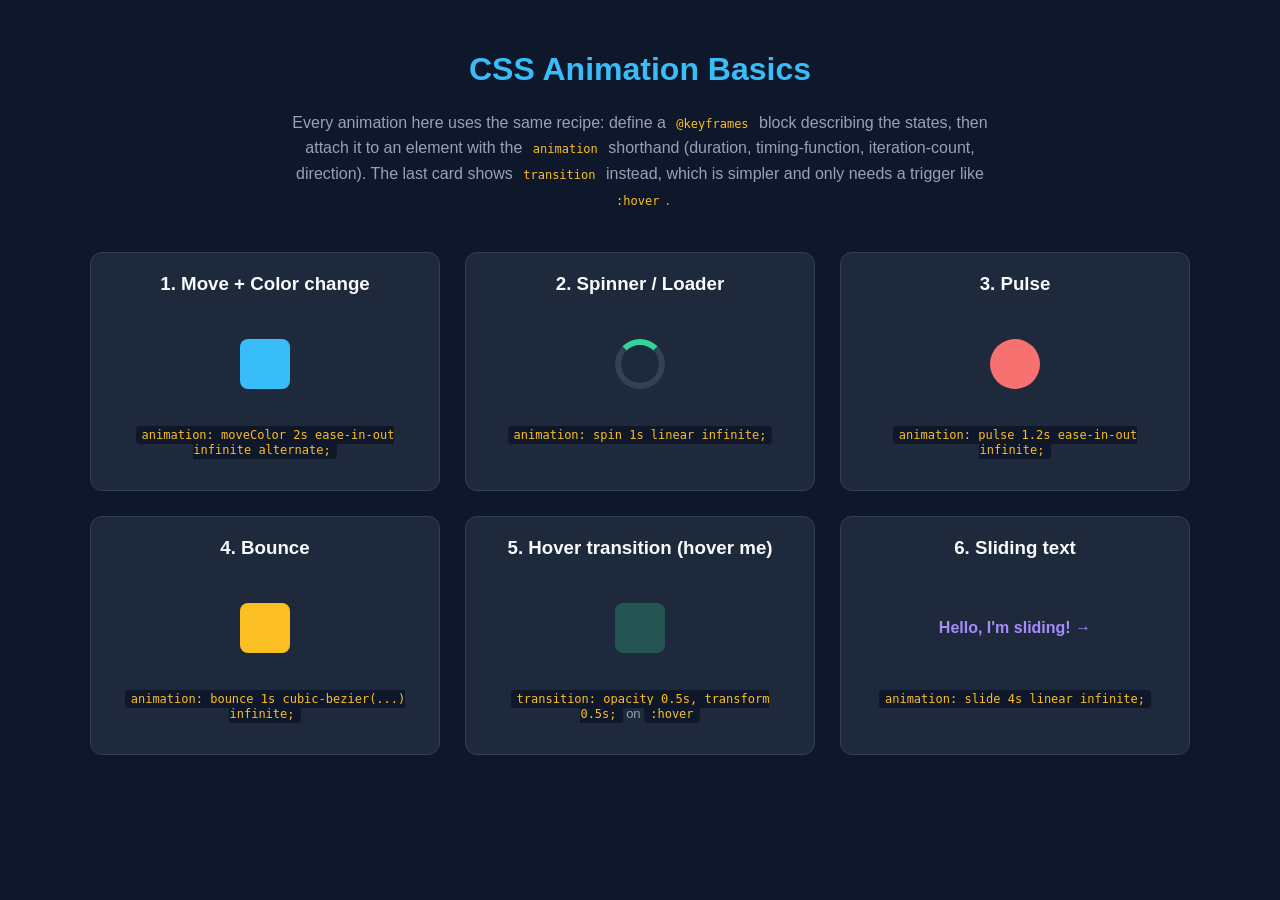
<file: web1/index.html>
<!DOCTYPE html>
<html lang="en">
<head>
<meta charset="UTF-8">
<title>CSS Animation Basics</title>
<style>
  * { box-sizing: border-box; }

  body {
    font-family: 'Segoe UI', Arial, sans-serif;
    background: #0f172a;
    color: #e2e8f0;
    margin: 0;
    padding: 30px;
  }

  h1 {
    text-align: center;
    color: #38bdf8;
  }

  .intro {
    max-width: 700px;
    margin: 0 auto 40px;
    text-align: center;
    color: #94a3b8;
    line-height: 1.6;
  }

  .grid {
    display: grid;
    grid-template-columns: repeat(auto-fit, minmax(280px, 1fr));
    gap: 25px;
    max-width: 1100px;
    margin: 0 auto;
  }

  .card {
    background: #1e293b;
    border-radius: 12px;
    padding: 20px;
    text-align: center;
    border: 1px solid #334155;
  }

  .card h3 {
    margin-top: 0;
    color: #f8fafc;
  }

  .card p {
    font-size: 13px;
    color: #94a3b8;
  }

  .stage {
    height: 100px;
    display: flex;
    align-items: center;
    justify-content: center;
    position: relative;
    overflow: hidden;
  }

  code {
    background: #0f172a;
    padding: 2px 6px;
    border-radius: 4px;
    color: #fbbf24;
    font-size: 12px;
  }

  /* ---------- 1. Basic keyframe animation (moves + changes color) ---------- */
  .box1 {
    width: 50px;
    height: 50px;
    background: #38bdf8;
    border-radius: 8px;
    animation: moveColor 2s ease-in-out infinite alternate;
  }

  @keyframes moveColor {
    0%   { transform: translateX(-80px); background: #38bdf8; }
    50%  { background: #a78bfa; }
    100% { transform: translateX(80px); background: #f472b6; }
  }

  /* ---------- 2. Rotating loader ---------- */
  .box2 {
    width: 50px;
    height: 50px;
    border: 6px solid #334155;
    border-top-color: #34d399;
    border-radius: 50%;
    animation: spin 1s linear infinite;
  }

  @keyframes spin {
    from { transform: rotate(0deg); }
    to   { transform: rotate(360deg); }
  }

  /* ---------- 3. Pulse / scale ---------- */
  .box3 {
    width: 50px;
    height: 50px;
    background: #f87171;
    border-radius: 50%;
    animation: pulse 1.2s ease-in-out infinite;
  }

  @keyframes pulse {
    0%, 100% { transform: scale(1); opacity: 1; }
    50%      { transform: scale(1.4); opacity: 0.6; }
  }

  /* ---------- 4. Bounce ---------- */
  .box4 {
    width: 50px;
    height: 50px;
    background: #fbbf24;
    border-radius: 8px;
    animation: bounce 1s cubic-bezier(.28,.84,.42,1) infinite;
  }

  @keyframes bounce {
    0%   { transform: translateY(0); }
    50%  { transform: translateY(-40px); }
    100% { transform: translateY(0); }
  }

  /* ---------- 5. Fade in on hover (transition, not keyframes) ---------- */
  .box5 {
    width: 50px;
    height: 50px;
    background: #34d399;
    border-radius: 8px;
    opacity: 0.25;
    transition: opacity 0.5s ease, transform 0.5s ease;
  }
  .card:hover .box5 {
    opacity: 1;
    transform: rotate(180deg);
  }

  /* ---------- 6. Sliding text / marquee ---------- */
  .box6-track {
    position: absolute;
    white-space: nowrap;
    animation: slide 4s linear infinite;
    font-weight: bold;
    color: #a78bfa;
  }

  @keyframes slide {
    from { left: 100%; }
    to   { left: -100%; }
  }
</style>
</head>
<body>

  <h1>CSS Animation Basics</h1>
  <p class="intro">
    Every animation here uses the same recipe: define a
    <code>@keyframes</code> block describing the states, then attach it
    to an element with the <code>animation</code> shorthand
    (duration, timing-function, iteration-count, direction). The last
    card shows <code>transition</code> instead, which is simpler and
    only needs a trigger like <code>:hover</code>.
  </p>

  <div class="grid">

    <div class="card">
      <h3>1. Move + Color change</h3>
      <div class="stage"><div class="box1"></div></div>
      <p><code>animation: moveColor 2s ease-in-out infinite alternate;</code></p>
    </div>

    <div class="card">
      <h3>2. Spinner / Loader</h3>
      <div class="stage"><div class="box2"></div></div>
      <p><code>animation: spin 1s linear infinite;</code></p>
    </div>

    <div class="card">
      <h3>3. Pulse</h3>
      <div class="stage"><div class="box3"></div></div>
      <p><code>animation: pulse 1.2s ease-in-out infinite;</code></p>
    </div>

    <div class="card">
      <h3>4. Bounce</h3>
      <div class="stage"><div class="box4"></div></div>
      <p><code>animation: bounce 1s cubic-bezier(...) infinite;</code></p>
    </div>

    <div class="card">
      <h3>5. Hover transition (hover me)</h3>
      <div class="stage"><div class="box5"></div></div>
      <p><code>transition: opacity 0.5s, transform 0.5s;</code> on <code>:hover</code></p>
    </div>

    <div class="card">
      <h3>6. Sliding text</h3>
      <div class="stage"><div class="box6-track">Hello, I'm sliding! →</div></div>
      <p><code>animation: slide 4s linear infinite;</code></p>
    </div>

  </div>

</body>
</html>
</file>
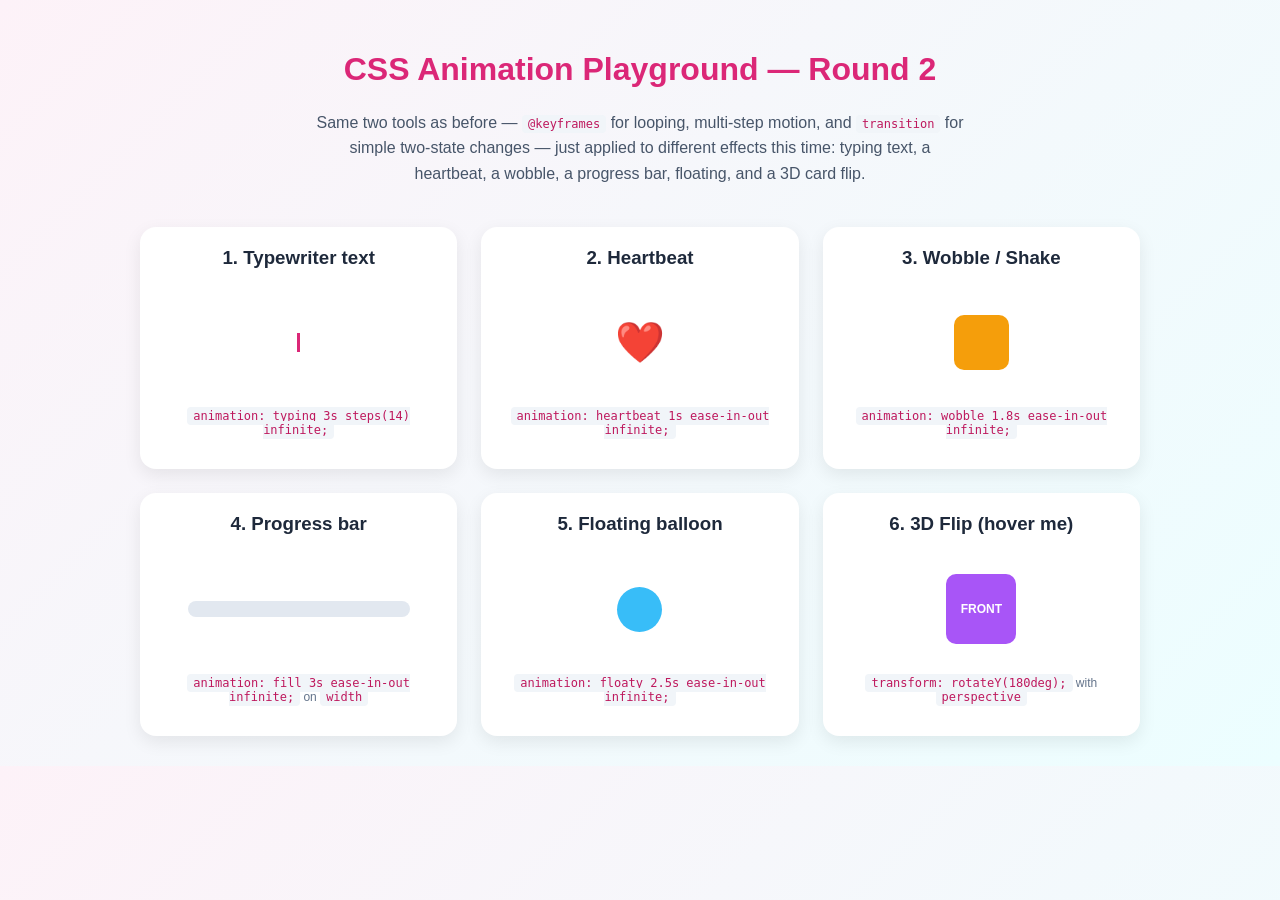
<file: web2/index.html>
<!DOCTYPE html>
<html lang="en">
<head>
<meta charset="UTF-8">
<title>CSS Animations — Playground 2</title>
<style>
  * { box-sizing: border-box; }

  body {
    font-family: 'Trebuchet MS', sans-serif;
    background: linear-gradient(135deg, #fdf2f8, #ecfeff);
    color: #1e293b;
    margin: 0;
    padding: 30px;
  }

  h1 {
    text-align: center;
    color: #db2777;
  }

  .intro {
    max-width: 650px;
    margin: 0 auto 40px;
    text-align: center;
    color: #475569;
    line-height: 1.6;
  }

  .grid {
    display: grid;
    grid-template-columns: repeat(auto-fit, minmax(260px, 1fr));
    gap: 24px;
    max-width: 1000px;
    margin: 0 auto;
  }

  .card {
    background: white;
    border-radius: 16px;
    padding: 20px;
    text-align: center;
    box-shadow: 0 6px 18px rgba(0,0,0,0.08);
  }

  .card h3 { margin-top: 0; }
  .card p { font-size: 12px; color: #64748b; }
  code { background: #f1f5f9; padding: 2px 6px; border-radius: 4px; color: #be185d; font-size: 12px; }

  .stage {
    height: 110px;
    display: flex;
    align-items: center;
    justify-content: center;
    position: relative;
    overflow: hidden;
  }

  /* 1. Typing text effect */
  .typewriter {
    font-family: monospace;
    font-size: 16px;
    border-right: 3px solid #db2777;
    white-space: nowrap;
    overflow: hidden;
    width: 0;
    animation: typing 3s steps(14) infinite, blink 0.6s step-end infinite;
  }
  @keyframes typing { from { width: 0; } 60% { width: 14ch; } 100% { width: 14ch; } }
  @keyframes blink { 50% { border-color: transparent; } }

  /* 2. Heartbeat */
  .heart {
    font-size: 40px;
    animation: heartbeat 1s ease-in-out infinite;
  }
  @keyframes heartbeat {
    0%, 100% { transform: scale(1); }
    25% { transform: scale(1.3); }
    40% { transform: scale(1); }
    60% { transform: scale(1.2); }
  }

  /* 3. Wobble / shake */
  .wobble-box {
    width: 55px; height: 55px;
    background: #f59e0b;
    border-radius: 10px;
    animation: wobble 1.8s ease-in-out infinite;
  }
  @keyframes wobble {
    0%, 100% { transform: rotate(0deg); }
    25% { transform: rotate(-8deg); }
    75% { transform: rotate(8deg); }
  }

  /* 4. Progress bar fill */
  .bar-track {
    width: 80%; height: 16px;
    background: #e2e8f0;
    border-radius: 8px;
    overflow: hidden;
  }
  .bar-fill {
    height: 100%;
    background: #22c55e;
    width: 0%;
    animation: fill 3s ease-in-out infinite;
  }
  @keyframes fill {
    0% { width: 0%; }
    50% { width: 100%; }
    100% { width: 0%; }
  }

  /* 5. Floating balloon */
  .float-box {
    width: 45px; height: 45px;
    background: #38bdf8;
    border-radius: 50%;
    animation: floaty 2.5s ease-in-out infinite;
  }
  @keyframes floaty {
    0%, 100% { transform: translateY(0px); }
    50% { transform: translateY(-25px); }
  }

  /* 6. Card flip on hover */
  .flip-outer { perspective: 600px; width: 70px; height: 70px; }
  .flip-inner {
    width: 100%; height: 100%;
    position: relative;
    transform-style: preserve-3d;
    transition: transform 0.7s;
  }
  .card:hover .flip-inner { transform: rotateY(180deg); }
  .flip-face {
    position: absolute; width: 100%; height: 100%;
    backface-visibility: hidden;
    border-radius: 10px;
    display: flex; align-items: center; justify-content: center;
    font-size: 12px; font-weight: bold; color: white;
  }
  .flip-front { background: #a855f7; }
  .flip-back { background: #ec4899; transform: rotateY(180deg); }
</style>
</head>
<body>

  <h1>CSS Animation Playground — Round 2</h1>
  <p class="intro">
    Same two tools as before — <code>@keyframes</code> for looping,
    multi-step motion, and <code>transition</code> for simple two-state
    changes — just applied to different effects this time: typing text,
    a heartbeat, a wobble, a progress bar, floating, and a 3D card flip.
  </p>

  <div class="grid">

    <div class="card">
      <h3>1. Typewriter text</h3>
      <div class="stage"><div class="typewriter">Hello there!</div></div>
      <p><code>animation: typing 3s steps(14) infinite;</code></p>
    </div>

    <div class="card">
      <h3>2. Heartbeat</h3>
      <div class="stage"><div class="heart">❤️</div></div>
      <p><code>animation: heartbeat 1s ease-in-out infinite;</code></p>
    </div>

    <div class="card">
      <h3>3. Wobble / Shake</h3>
      <div class="stage"><div class="wobble-box"></div></div>
      <p><code>animation: wobble 1.8s ease-in-out infinite;</code></p>
    </div>

    <div class="card">
      <h3>4. Progress bar</h3>
      <div class="stage"><div class="bar-track"><div class="bar-fill"></div></div></div>
      <p><code>animation: fill 3s ease-in-out infinite;</code> on <code>width</code></p>
    </div>

    <div class="card">
      <h3>5. Floating balloon</h3>
      <div class="stage"><div class="float-box"></div></div>
      <p><code>animation: floaty 2.5s ease-in-out infinite;</code></p>
    </div>

    <div class="card">
      <h3>6. 3D Flip (hover me)</h3>
      <div class="stage">
        <div class="flip-outer">
          <div class="flip-inner">
            <div class="flip-face flip-front">FRONT</div>
            <div class="flip-face flip-back">BACK</div>
          </div>
        </div>
      </div>
      <p><code>transform: rotateY(180deg);</code> with <code>perspective</code></p>
    </div>

  </div>

</body>
</html>
</file>
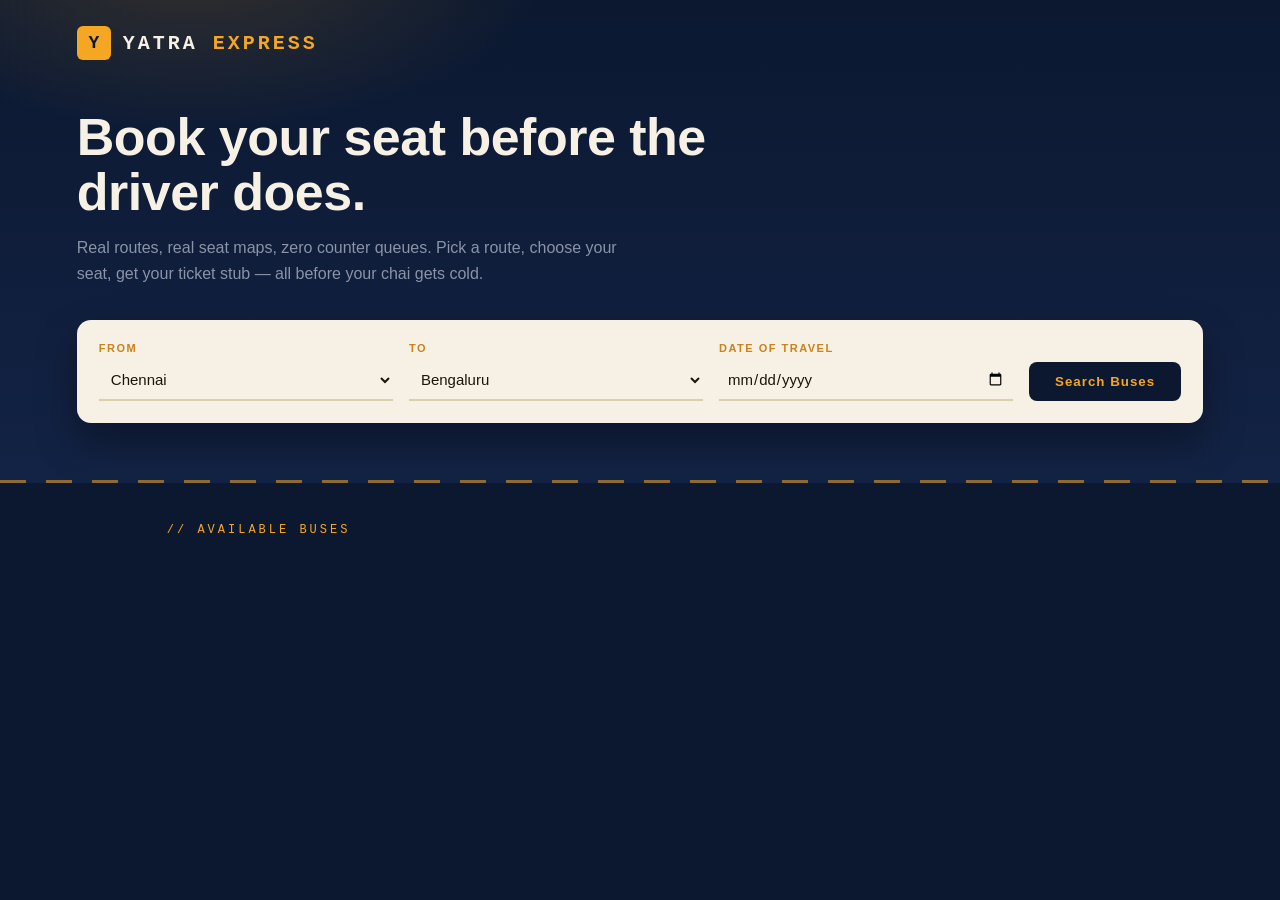
<file: web3/index.html>
<!DOCTYPE html>
<html lang="en">
<head>
<meta charset="UTF-8">
<meta name="viewport" content="width=device-width, initial-scale=1.0">
<title>Yatra Express — Bus Reservation</title>
<style>
  :root{
    --night: #0b1830;
    --night-2: #132345;
    --amber: #f5a623;
    --amber-dim: #c9821c;
    --paper: #f6f1e4;
    --paper-line: #d9cfae;
    --ink: #1c1508;
    --muted: #8a93a8;
    --seat-free: #eef1f7;
    --seat-hover: #cfe8d8;
    --seat-selected: #2f9e5c;
    --seat-taken: #4b5468;
  }

  * { box-sizing: border-box; }

  body{
    margin:0;
    background: var(--night);
    color: var(--paper);
    font-family: 'Segoe UI', Arial, sans-serif;
    min-height:100vh;
  }

  /* ---------- Header ---------- */
  header{
    padding: 26px 6vw 60px;
    background:
      radial-gradient(600px 300px at 15% -10%, rgba(245,166,35,0.18), transparent 60%),
      linear-gradient(180deg, var(--night), var(--night-2));
    position: relative;
    overflow: hidden;
  }

  .brand{
    display:flex;
    align-items:center;
    gap:12px;
    font-family: 'Courier New', monospace;
  }
  .brand .mark{
    width:34px; height:34px;
    background: var(--amber);
    border-radius: 6px;
    display:flex; align-items:center; justify-content:center;
    font-weight:900; color: var(--night);
    font-size: 18px;
  }
  .brand .name{
    font-size: 20px;
    letter-spacing: 3px;
    font-weight: 700;
    text-transform: uppercase;
  }
  .brand .name span{ color: var(--amber); }

  .hero-headline{
    margin: 50px 0 8px;
    font-size: clamp(30px, 5vw, 52px);
    font-weight: 800;
    max-width: 780px;
    line-height: 1.05;
    letter-spacing: -0.5px;
  }
  .hero-sub{
    color: var(--muted);
    max-width: 560px;
    line-height: 1.6;
    margin-bottom: 34px;
  }

  .highway{
    position:absolute;
    bottom: 0; left:0; right:0;
    height: 3px;
    background-image: repeating-linear-gradient(90deg, var(--amber) 0 26px, transparent 26px 46px);
    opacity:.55;
  }

  /* ---------- Search card ---------- */
  .search-card{
    background: var(--paper);
    color: var(--ink);
    border-radius: 14px;
    padding: 22px;
    display:grid;
    grid-template-columns: 1fr 1fr 1fr auto;
    gap: 16px;
    box-shadow: 0 20px 40px rgba(0,0,0,0.35);
    position: relative;
    z-index: 2;
  }
  @media (max-width: 800px){
    .search-card{ grid-template-columns: 1fr 1fr; }
  }

  .field label{
    display:block;
    font-size: 11px;
    text-transform: uppercase;
    letter-spacing: 1.5px;
    color: var(--amber-dim);
    font-weight:700;
    margin-bottom: 6px;
  }
  .field select, .field input{
    width:100%;
    padding: 10px 8px;
    border: none;
    border-bottom: 2px solid var(--paper-line);
    background: transparent;
    font-size: 15px;
    color: var(--ink);
    font-family: inherit;
  }
  .field select:focus, .field input:focus{
    outline:none;
    border-bottom-color: var(--amber-dim);
  }

  .search-btn{
    align-self:end;
    background: var(--night);
    color: var(--amber);
    border:none;
    padding: 12px 26px;
    border-radius: 8px;
    font-weight: 700;
    letter-spacing: 1px;
    cursor:pointer;
    transition: transform .15s ease, background .2s ease;
  }
  .search-btn:hover{ background: #1a2c52; transform: translateY(-2px); }
  .search-btn:focus-visible{ outline: 3px solid var(--amber); outline-offset:2px; }

  /* ---------- Main ---------- */
  main{ padding: 40px 6vw 80px; max-width: 1100px; margin:0 auto; }

  .section-label{
    font-family:'Courier New', monospace;
    letter-spacing: 3px;
    text-transform: uppercase;
    font-size: 12px;
    color: var(--amber);
    margin-bottom: 14px;
  }

  /* ---------- Bus results ---------- */
  .bus-list{ display:flex; flex-direction:column; gap:14px; margin-bottom: 46px; }

  .bus-card{
    background: var(--night-2);
    border: 1px solid rgba(255,255,255,0.08);
    border-radius: 12px;
    padding: 18px 20px;
    display:grid;
    grid-template-columns: 1.4fr 1fr 1fr auto;
    align-items:center;
    gap: 14px;
    cursor:pointer;
    transition: border-color .2s ease, transform .15s ease;
  }
  .bus-card:hover{ border-color: var(--amber-dim); transform: translateX(4px); }
  .bus-card.selected{ border-color: var(--amber); background:#1a2c52; }

  @media (max-width: 760px){
    .bus-card{ grid-template-columns: 1fr 1fr; }
  }

  .bus-name{ font-weight:700; }
  .bus-type{ font-size:12px; color: var(--muted); }
  .bus-time{ font-family:'Courier New', monospace; font-size:15px; }
  .bus-time small{ display:block; color: var(--muted); font-size: 10px; letter-spacing:1px; }
  .bus-fare{ font-weight:800; color: var(--amber); font-size: 18px; text-align:right; }
  .bus-fare small{ display:block; color: var(--muted); font-weight:400; font-size:11px; text-align:right; }

  /* ---------- Seat map ---------- */
  #seatSection{ display:none; }

  .seat-wrap{
    background: var(--night-2);
    border-radius: 14px;
    padding: 26px;
    display:grid;
    grid-template-columns: 1fr 260px;
    gap: 30px;
  }
  @media (max-width: 760px){ .seat-wrap{ grid-template-columns: 1fr; } }

  .bus-shell{
    background: #0e1a34;
    border-radius: 18px 18px 8px 8px;
    padding: 20px 24px 26px;
    position: relative;
  }
  .driver-row{
    display:flex; justify-content:flex-end; margin-bottom: 18px;
  }
  .steering{
    width: 30px; height:30px; border-radius:50%;
    border: 3px solid var(--muted);
    position:relative;
  }
  .steering::after{
    content:''; position:absolute; inset:8px; border-radius:50%; background: var(--muted);
  }

  .seat-grid{
    display:grid;
    grid-template-columns: repeat(2, 34px) 26px repeat(2, 34px);
    gap: 10px;
    justify-content:center;
  }

  .seat{
    width:34px; height:34px;
    border-radius: 8px 8px 4px 4px;
    background: var(--seat-free);
    border: none;
    cursor:pointer;
    font-family:'Courier New', monospace;
    font-size: 10px;
    color: #445;
    display:flex; align-items:center; justify-content:center;
    transition: background .15s ease, transform .1s ease;
  }
  .seat:hover:not(.taken):not(.selected){ background: var(--seat-hover); transform: scale(1.06); }
  .seat.taken{ background: var(--seat-taken); color: #aab; cursor: not-allowed; }
  .seat.selected{ background: var(--seat-selected); color: white; }
  .seat.aisle-gap{ background: transparent; cursor: default; }

  .legend{ display:flex; gap:18px; margin-top:22px; font-size:12px; color: var(--muted); flex-wrap:wrap; }
  .legend span{ display:inline-flex; align-items:center; gap:6px; }
  .legend i{ width:14px; height:14px; border-radius:4px; display:inline-block; }
  .legend .i-free{ background: var(--seat-free); }
  .legend .i-sel{ background: var(--seat-selected); }
  .legend .i-taken{ background: var(--seat-taken); }

  /* ---------- Ticket stub ---------- */
  .ticket{
    background: var(--paper);
    color: var(--ink);
    border-radius: 10px;
    padding: 20px;
    position: relative;
    font-family: 'Courier New', monospace;
    align-self:start;
  }
  .ticket::before, .ticket::after{
    content:'';
    position:absolute;
    width:20px; height:20px;
    background: var(--night-2);
    border-radius:50%;
    top: 90px;
  }
  .ticket::before{ left:-10px; }
  .ticket::after{ right:-10px; }

  .ticket h4{
    margin: 0 0 12px;
    text-transform: uppercase;
    letter-spacing: 2px;
    font-size: 13px;
    border-bottom: 1px dashed var(--paper-line);
    padding-bottom: 10px;
  }
  .ticket-row{
    display:flex; justify-content:space-between;
    font-size: 13px;
    margin-bottom: 8px;
  }
  .ticket-row b{ text-align:right; }
  .ticket-total{
    margin-top: 14px;
    padding-top: 12px;
    border-top: 1px dashed var(--paper-line);
    display:flex; justify-content:space-between;
    font-size: 16px;
    font-weight:800;
  }
  .confirm-btn{
    margin-top: 16px;
    width:100%;
    background: var(--night);
    color: var(--amber);
    border:none;
    padding: 12px;
    border-radius: 6px;
    font-family: inherit;
    font-weight:700;
    letter-spacing: 1px;
    cursor:pointer;
  }
  .confirm-btn:disabled{ background:#3a415a; color:#8a93a8; cursor:not-allowed; }
  .confirm-btn:not(:disabled):hover{ background:#1a2c52; }

  .toast{
    position: fixed;
    bottom: 24px; left:50%;
    transform: translateX(-50%) translateY(20px);
    background: var(--seat-selected);
    color:white;
    padding: 14px 24px;
    border-radius: 8px;
    font-weight:600;
    opacity:0;
    transition: opacity .3s ease, transform .3s ease;
    pointer-events:none;
  }
  .toast.show{ opacity:1; transform: translateX(-50%) translateY(0); }
</style>
</head>
<body>

<header>
  <div class="brand">
    <div class="mark">Y</div>
    <div class="name">Yatra <span>Express</span></div>
  </div>

  <h1 class="hero-headline">Book your seat before the driver does.</h1>
  <p class="hero-sub">Real routes, real seat maps, zero counter queues. Pick a route, choose your seat, get your ticket stub — all before your chai gets cold.</p>

  <div class="search-card">
    <div class="field">
      <label for="from">From</label>
      <select id="from">
        <option>Chennai</option>
        <option>Coimbatore</option>
        <option>Madurai</option>
        <option>Trichy</option>
      </select>
    </div>
    <div class="field">
      <label for="to">To</label>
      <select id="to">
        <option>Bengaluru</option>
        <option>Madurai</option>
        <option>Coimbatore</option>
        <option>Pondicherry</option>
      </select>
    </div>
    <div class="field">
      <label for="date">Date of travel</label>
      <input type="date" id="date">
    </div>
    <button class="search-btn" onclick="showResults()">Search Buses</button>
  </div>

  <div class="highway"></div>
</header>

<main>

  <div id="resultsSection">
    <div class="section-label">// Available buses</div>
    <div class="bus-list" id="busList"></div>
  </div>

  <div id="seatSection">
    <div class="section-label">// Choose your seat</div>
    <div class="seat-wrap">
      <div class="bus-shell">
        <div class="driver-row"><div class="steering"></div></div>
        <div class="seat-grid" id="seatGrid"></div>
        <div class="legend">
          <span><i class="i-free"></i> Available</span>
          <span><i class="i-sel"></i> Selected</span>
          <span><i class="i-taken"></i> Booked</span>
        </div>
      </div>

      <div class="ticket">
        <h4>Ticket summary</h4>
        <div class="ticket-row"><span>Route</span><b id="tRoute">—</b></div>
        <div class="ticket-row"><span>Bus</span><b id="tBus">—</b></div>
        <div class="ticket-row"><span>Date</span><b id="tDate">—</b></div>
        <div class="ticket-row"><span>Seats</span><b id="tSeats">None</b></div>
        <div class="ticket-total"><span>Total</span><span id="tTotal">₹0</span></div>
        <button class="confirm-btn" id="confirmBtn" disabled onclick="confirmBooking()">Confirm booking</button>
      </div>
    </div>
  </div>

</main>

<div class="toast" id="toast">Booking confirmed. Safe travels!</div>

<script>
  const buses = [
    { name: "Yatra Volvo A/C", type: "Sleeper · 2+1", dep: "22:30", arr: "06:15", fare: 950 },
    { name: "Southern Star", type: "Seater · 2+2", dep: "23:00", arr: "07:00", fare: 620 },
    { name: "Highway King", type: "Sleeper · 2+1", dep: "21:45", arr: "05:30", fare: 880 },
    { name: "Metro Link Express", type: "Seater · 2+3", dep: "23:45", arr: "07:45", fare: 540 },
  ];

  const takenSeats = ["A2", "A5", "B1", "C4", "D3"];
  let selectedSeats = [];
  let currentBus = null;

  function showResults(){
    const from = document.getElementById('from').value;
    const to = document.getElementById('to').value;
    const list = document.getElementById('busList');
    list.innerHTML = '';

    buses.forEach((bus, i) => {
      const card = document.createElement('div');
      card.className = 'bus-card';
      card.innerHTML = `
        <div>
          <div class="bus-name">${bus.name}</div>
          <div class="bus-type">${bus.type}</div>
        </div>
        <div class="bus-time">${bus.dep}<small>${from}</small></div>
        <div class="bus-time">${bus.arr}<small>${to}</small></div>
        <div class="bus-fare">₹${bus.fare}<small>per seat</small></div>
      `;
      card.onclick = () => selectBus(i, card, from, to);
      list.appendChild(card);
    });

    document.getElementById('resultsSection').scrollIntoView({behavior:'smooth',
</file>
